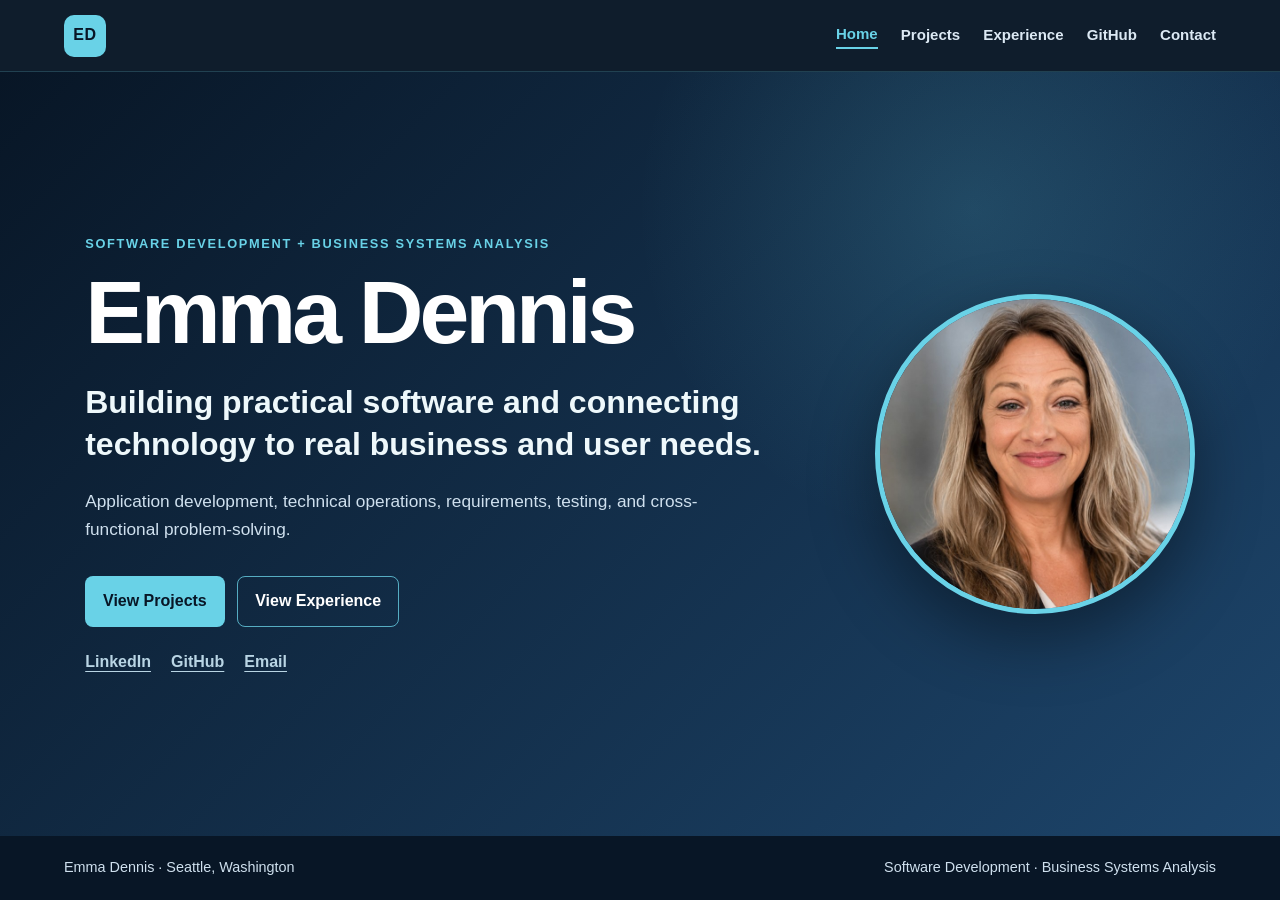
<file: index.html>
<!DOCTYPE html>
<html lang="en">
<head>
  <meta charset="UTF-8" />
  <meta name="viewport" content="width=device-width, initial-scale=1.0" />
  <meta name="description" content="Emma Dennis combines software development with business systems analysis, technical operations, requirements, testing, and process improvement." />
  <link rel="canonical" href="https://emmadennis.dev/" />
  <meta property="og:title" content="Emma Dennis | Software Development & Business Systems Analysis" />
  <meta property="og:description" content="Building practical software and connecting technology to real business and user needs." />
  <meta property="og:type" content="website" />
  <meta property="og:url" content="https://emmadennis.dev/" />
  <title>Emma Dennis | Software Development & Business Systems Analysis</title>
  <link rel="stylesheet" href="style.css?v=20261028b" />
</head>
<body>

  <header class="site-header">
    <a class="brand" href="index.html" aria-label="Emma Dennis home">ED</a>
    <nav class="site-nav" aria-label="Primary navigation">
      <a class="active" href="index.html">Home</a>
      <a href="projects.html">Projects</a>
      <a href="experience.html">Experience</a>
      <a href="https://github.com/EmmaBlueJeans" target="_blank" rel="noopener noreferrer">GitHub</a>
      <a href="mailto:emma.dennis206@gmail.com">Contact</a>
    </nav>
  </header>
  <main>
    <section class="hero home-hero">
      <div class="intro">
        <p class="eyebrow">Software Development + Business Systems Analysis</p>
        <h1>Emma Dennis</h1>
        <p class="headline">Building practical software and connecting technology to real business and user needs.</p>
        <p class="summary">Application development, technical operations, requirements, testing, and cross-functional problem-solving.</p>
        <div class="hero-actions">
          <a class="button button-primary" href="projects.html">View Projects</a>
          <a class="button" href="experience.html">View Experience</a>
        </div>
        <div class="text-links" aria-label="Professional links">
          <a href="https://www.linkedin.com/in/emma-dennis-" target="_blank" rel="noopener noreferrer">LinkedIn</a>
          <a href="https://github.com/EmmaBlueJeans" target="_blank" rel="noopener noreferrer">GitHub</a>
          <a href="mailto:emma.dennis206@gmail.com">Email</a>
        </div>
      </div>
      <div class="photo">
        <img src="emma-dennis-headshot.jpg" alt="Professional headshot of Emma Dennis" />
      </div>
    </section>
  </main>

  <footer class="site-footer">
    <p>Emma Dennis · Seattle, Washington</p>
    <p>Software Development · Business Systems Analysis</p>
  </footer>
</body>
</html>
</file>
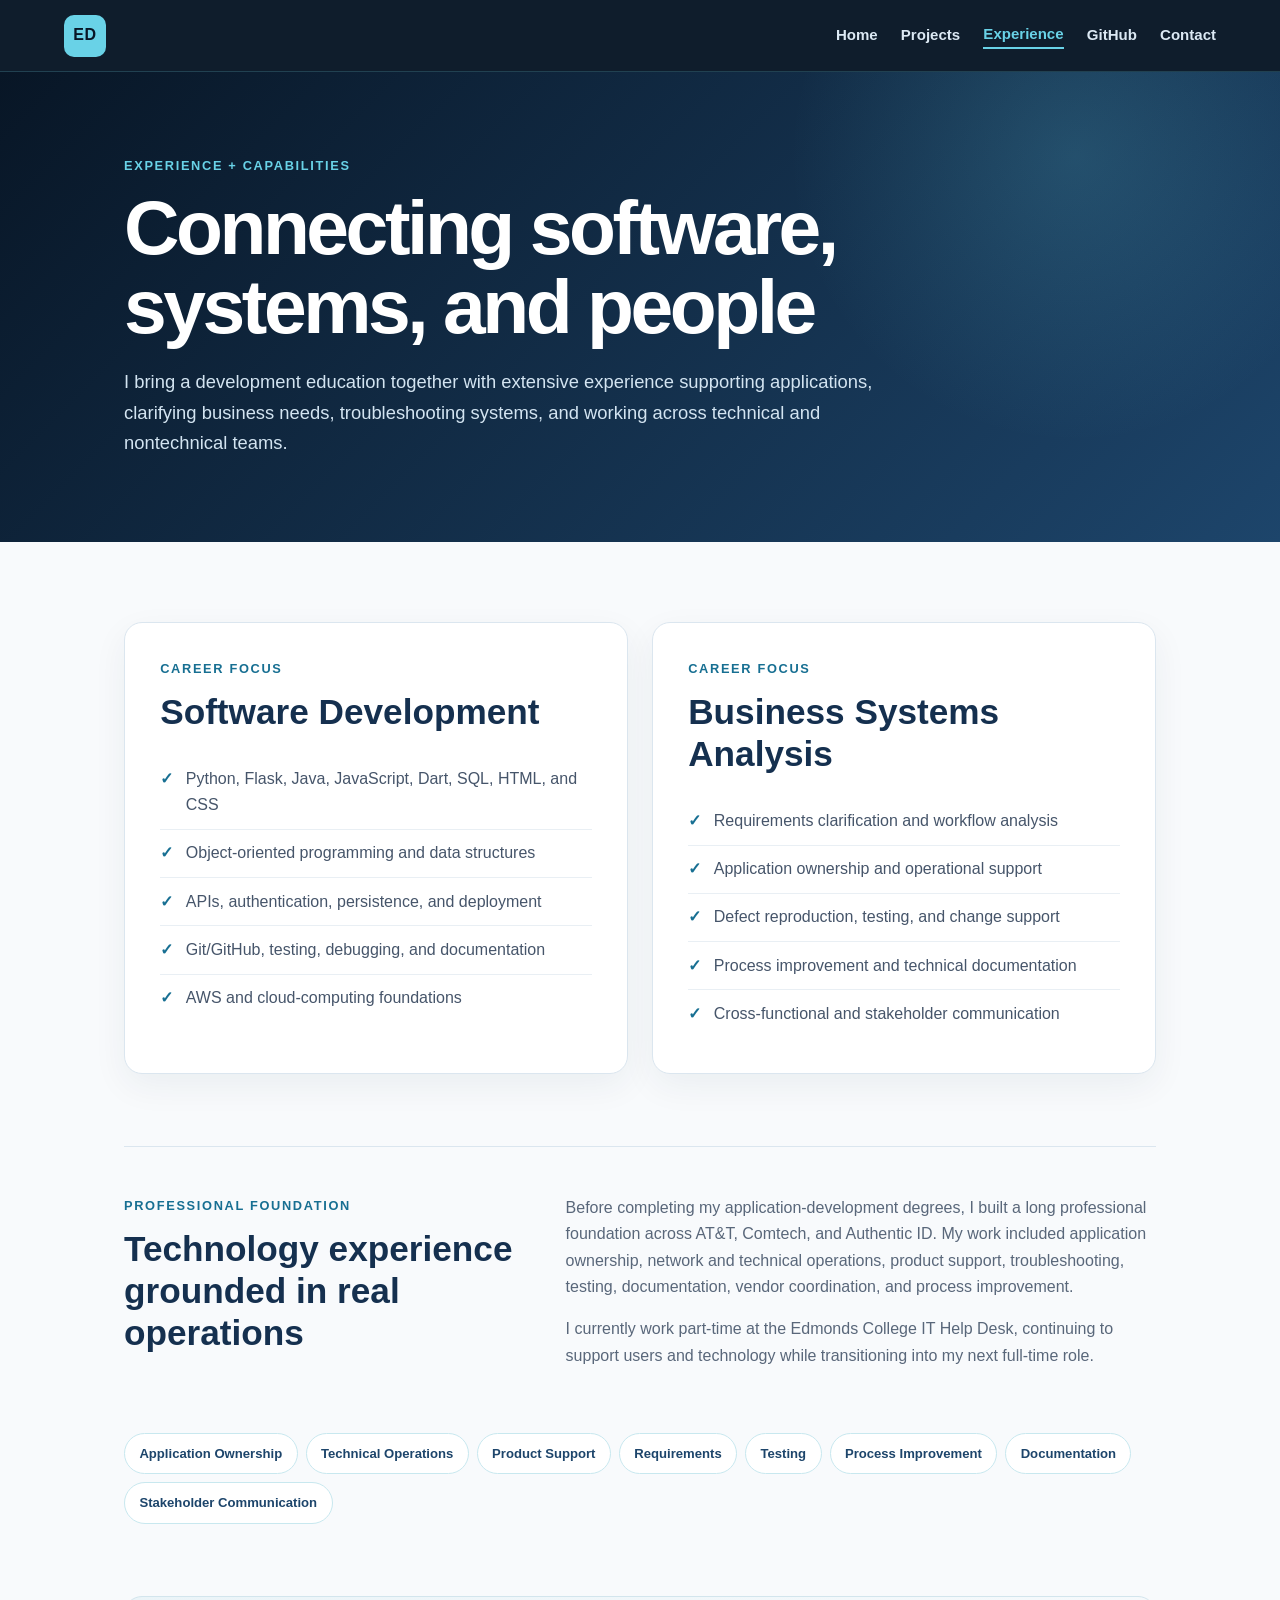
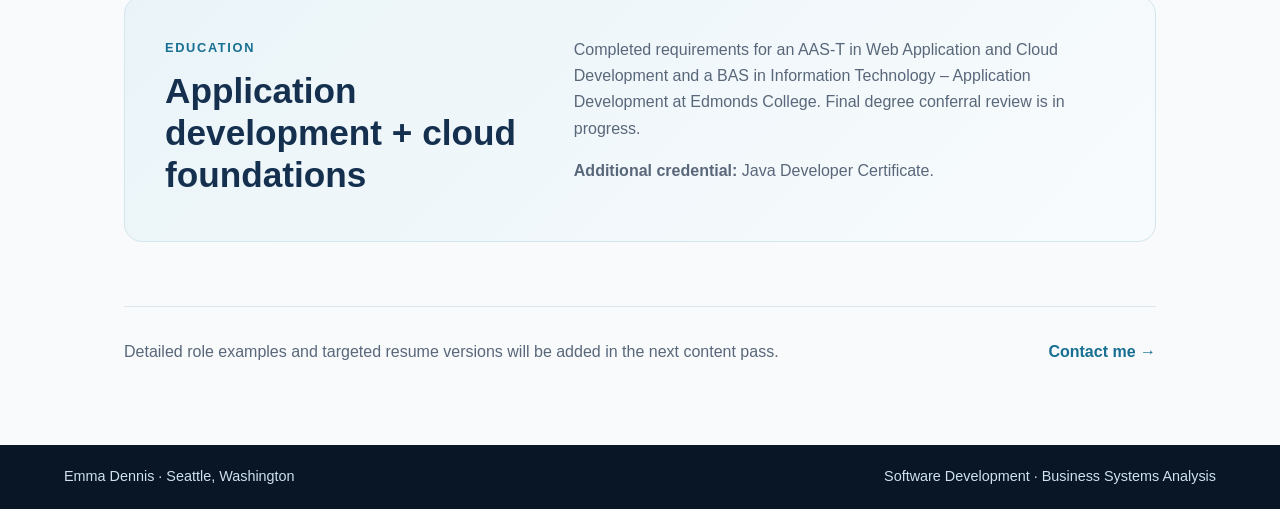
<file: experience.html>
<!DOCTYPE html>
<html lang="en">
<head>
  <meta charset="UTF-8" />
  <meta name="viewport" content="width=device-width, initial-scale=1.0" />
  <meta name="description" content="Emma Dennis brings together software development, business systems analysis, application ownership, technical operations, and user-centered problem-solving." />
  <title>Experience | Emma Dennis</title>
  <link rel="stylesheet" href="style.css?v=20261028b" />
</head>
<body>

  <header class="site-header">
    <a class="brand" href="index.html" aria-label="Emma Dennis home">ED</a>
    <nav class="site-nav" aria-label="Primary navigation">
      <a href="index.html">Home</a>
      <a href="projects.html">Projects</a>
      <a class="active" href="experience.html">Experience</a>
      <a href="https://github.com/EmmaBlueJeans" target="_blank" rel="noopener noreferrer">GitHub</a>
      <a href="mailto:emma.dennis206@gmail.com">Contact</a>
    </nav>
  </header>
  <main>
    <section class="page-hero">
      <div class="page-hero-inner">
        <p class="eyebrow">Experience + Capabilities</p>
        <h1>Connecting software, systems, and people</h1>
        <p>I bring a development education together with extensive experience supporting applications, clarifying business needs, troubleshooting systems, and working across technical and nontechnical teams.</p>
      </div>
    </section>

    <section class="page-content">
      <div class="capability-grid">
        <article class="capability-card">
          <p class="card-kicker">Career focus</p>
          <h2>Software Development</h2>
          <ul class="check-list">
            <li>Python, Flask, Java, JavaScript, Dart, SQL, HTML, and CSS</li>
            <li>Object-oriented programming and data structures</li>
            <li>APIs, authentication, persistence, and deployment</li>
            <li>Git/GitHub, testing, debugging, and documentation</li>
            <li>AWS and cloud-computing foundations</li>
          </ul>
        </article>
        <article class="capability-card">
          <p class="card-kicker">Career focus</p>
          <h2>Business Systems Analysis</h2>
          <ul class="check-list">
            <li>Requirements clarification and workflow analysis</li>
            <li>Application ownership and operational support</li>
            <li>Defect reproduction, testing, and change support</li>
            <li>Process improvement and technical documentation</li>
            <li>Cross-functional and stakeholder communication</li>
          </ul>
        </article>
      </div>

      <section class="experience-block">
        <div>
          <p class="section-label">Professional foundation</p>
          <h2>Technology experience grounded in real operations</h2>
        </div>
        <div class="experience-copy">
          <p>Before completing my application-development degrees, I built a long professional foundation across AT&amp;T, Comtech, and Authentic ID. My work included application ownership, network and technical operations, product support, troubleshooting, testing, documentation, vendor coordination, and process improvement.</p>
          <p>I currently work part-time at the Edmonds College IT Help Desk, continuing to support users and technology while transitioning into my next full-time role.</p>
        </div>
      </section>

      <ul class="focus-list" aria-label="Professional strengths">
        <li>Application Ownership</li><li>Technical Operations</li><li>Product Support</li><li>Requirements</li><li>Testing</li><li>Process Improvement</li><li>Documentation</li><li>Stakeholder Communication</li>
      </ul>

      <section class="education-panel">
        <div>
          <p class="section-label">Education</p>
          <h2>Application development + cloud foundations</h2>
        </div>
        <div>
          <p>Completed requirements for an AAS-T in Web Application and Cloud Development and a BAS in Information Technology – Application Development at Edmonds College. Final degree conferral review is in progress.</p>
          <p><strong>Additional credential:</strong> Java Developer Certificate.</p>
        </div>
      </section>

      <div class="page-cta">
        <p>Detailed role examples and targeted resume versions will be added in the next content pass.</p>
        <a class="text-arrow" href="mailto:emma.dennis206@gmail.com">Contact me →</a>
      </div>
    </section>
  </main>

  <footer class="site-footer">
    <p>Emma Dennis · Seattle, Washington</p>
    <p>Software Development · Business Systems Analysis</p>
  </footer>
</body>
</html>
</file>
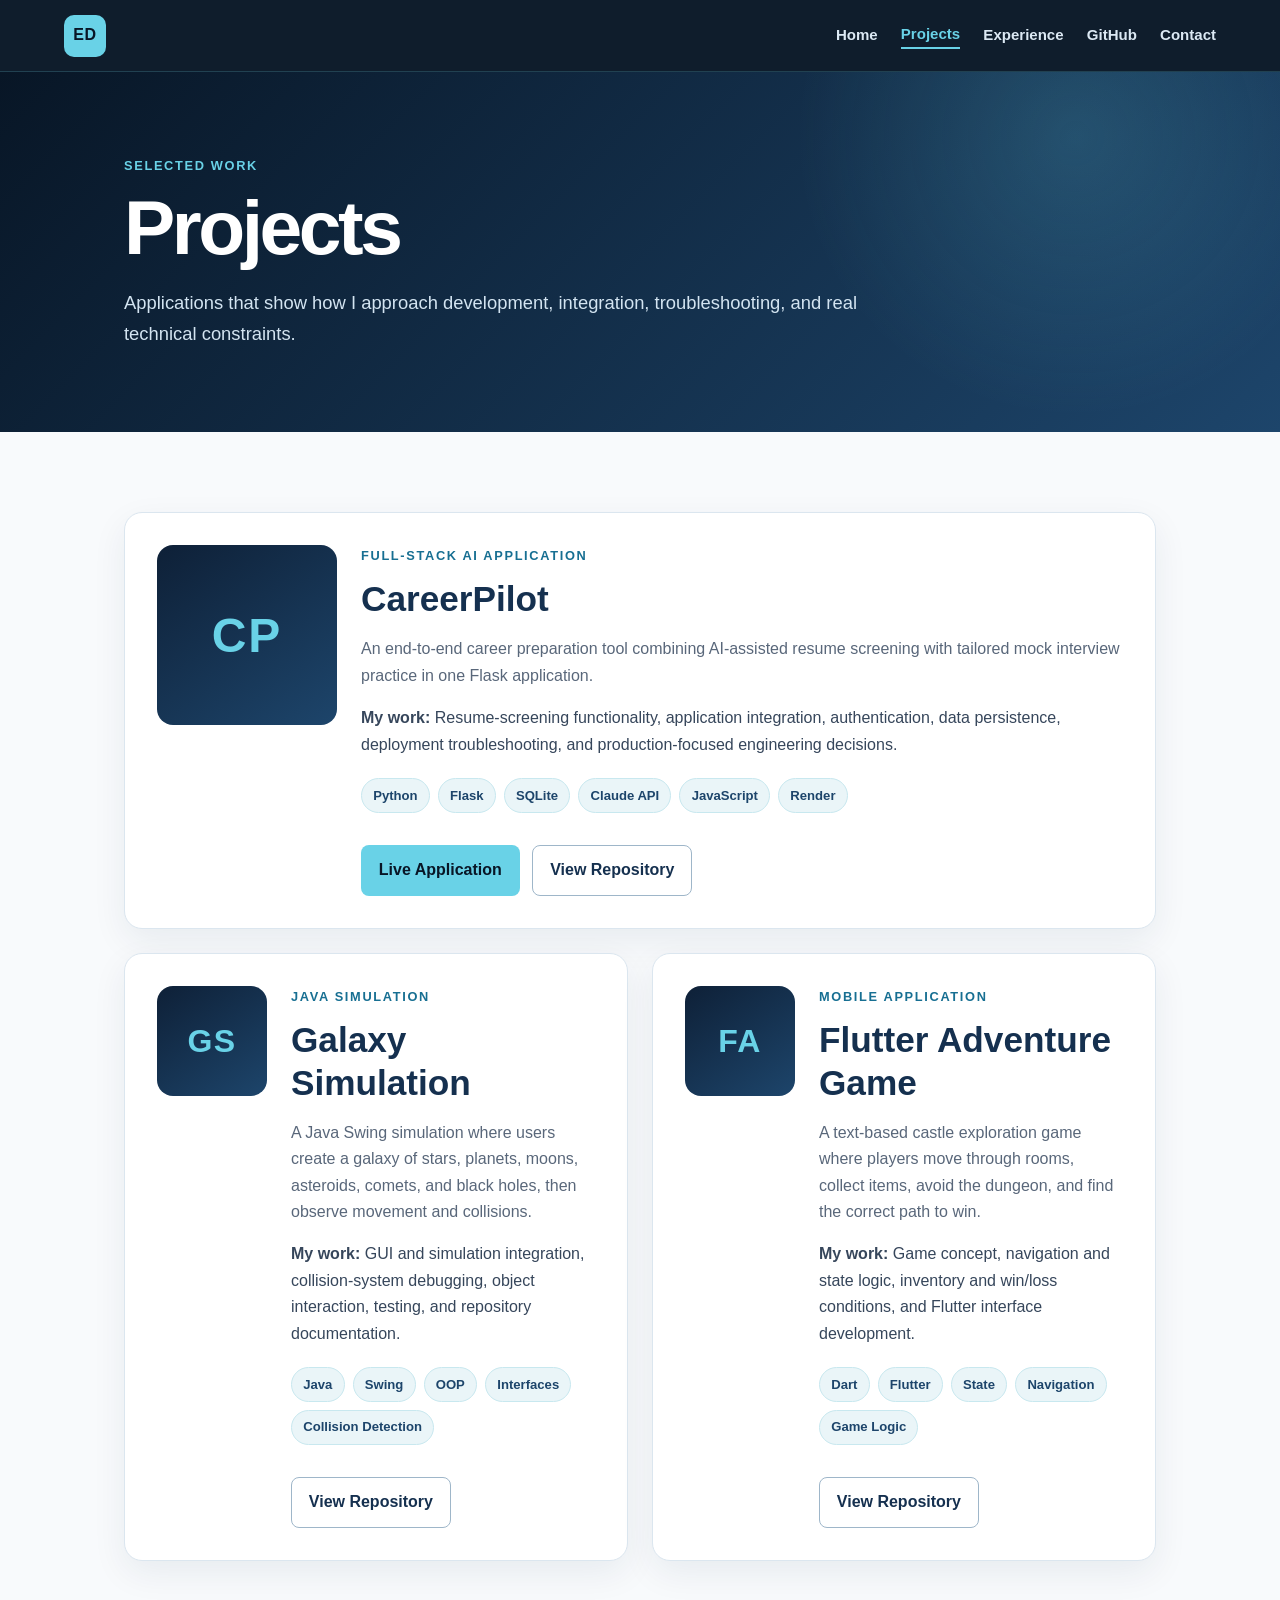
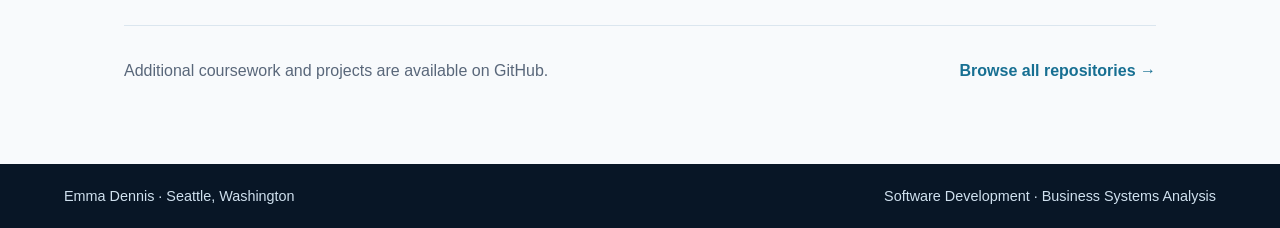
<file: projects.html>
<!DOCTYPE html>
<html lang="en">
<head>
  <meta charset="UTF-8" />
  <meta name="viewport" content="width=device-width, initial-scale=1.0" />
  <meta name="description" content="Selected software projects by Emma Dennis, including CareerPilot, Galaxy Simulation, and a Flutter adventure game." />
  <title>Projects | Emma Dennis</title>
  <link rel="stylesheet" href="style.css?v=20261028b" />
</head>
<body>

  <header class="site-header">
    <a class="brand" href="index.html" aria-label="Emma Dennis home">ED</a>
    <nav class="site-nav" aria-label="Primary navigation">
      <a href="index.html">Home</a>
      <a class="active" href="projects.html">Projects</a>
      <a href="experience.html">Experience</a>
      <a href="https://github.com/EmmaBlueJeans" target="_blank" rel="noopener noreferrer">GitHub</a>
      <a href="mailto:emma.dennis206@gmail.com">Contact</a>
    </nav>
  </header>
  <main>
    <section class="page-hero">
      <div class="page-hero-inner">
        <p class="eyebrow">Selected Work</p>
        <h1>Projects</h1>
        <p>Applications that show how I approach development, integration, troubleshooting, and real technical constraints.</p>
      </div>
    </section>

    <section class="page-content">
      <div class="project-grid">
        <article class="project-card featured-project">
          <div class="project-visual" aria-hidden="true">CP</div>
          <div class="project-copy">
            <p class="card-kicker">Full-stack AI application</p>
            <h2>CareerPilot</h2>
            <p>An end-to-end career preparation tool combining AI-assisted resume screening with tailored mock interview practice in one Flask application.</p>
            <p class="contribution"><strong>My work:</strong> Resume-screening functionality, application integration, authentication, data persistence, deployment troubleshooting, and production-focused engineering decisions.</p>
            <ul class="tags" aria-label="CareerPilot technologies">
              <li>Python</li><li>Flask</li><li>SQLite</li><li>Claude API</li><li>JavaScript</li><li>Render</li>
            </ul>
            <div class="card-actions">
              <a class="button button-primary" href="https://resume-screener-uo9b.onrender.com/" target="_blank" rel="noopener noreferrer">Live Application</a>
              <a class="button button-dark" href="https://github.com/EmmaBlueJeans/CareerPilot" target="_blank" rel="noopener noreferrer">View Repository</a>
            </div>
          </div>
        </article>

        <article class="project-card">
          <div class="project-visual" aria-hidden="true">GS</div>
          <div class="project-copy">
            <p class="card-kicker">Java simulation</p>
            <h2>Galaxy Simulation</h2>
            <p>A Java Swing simulation where users create a galaxy of stars, planets, moons, asteroids, comets, and black holes, then observe movement and collisions.</p>
            <p class="contribution"><strong>My work:</strong> GUI and simulation integration, collision-system debugging, object interaction, testing, and repository documentation.</p>
            <ul class="tags" aria-label="Galaxy Simulation technologies">
              <li>Java</li><li>Swing</li><li>OOP</li><li>Interfaces</li><li>Collision Detection</li>
            </ul>
            <div class="card-actions">
              <a class="button button-dark" href="https://github.com/EmmaBlueJeans/SolarSystem" target="_blank" rel="noopener noreferrer">View Repository</a>
            </div>
          </div>
        </article>

        <article class="project-card">
          <div class="project-visual" aria-hidden="true">FA</div>
          <div class="project-copy">
            <p class="card-kicker">Mobile application</p>
            <h2>Flutter Adventure Game</h2>
            <p>A text-based castle exploration game where players move through rooms, collect items, avoid the dungeon, and find the correct path to win.</p>
            <p class="contribution"><strong>My work:</strong> Game concept, navigation and state logic, inventory and win/loss conditions, and Flutter interface development.</p>
            <ul class="tags" aria-label="Flutter Adventure Game technologies">
              <li>Dart</li><li>Flutter</li><li>State</li><li>Navigation</li><li>Game Logic</li>
            </ul>
            <div class="card-actions">
              <a class="button button-dark" href="https://github.com/EmmaBlueJeans/flutter-adventure-game" target="_blank" rel="noopener noreferrer">View Repository</a>
            </div>
          </div>
        </article>
      </div>

      <div class="page-cta">
        <p>Additional coursework and projects are available on GitHub.</p>
        <a class="text-arrow" href="https://github.com/EmmaBlueJeans?tab=repositories" target="_blank" rel="noopener noreferrer">Browse all repositories →</a>
      </div>
    </section>
  </main>

  <footer class="site-footer">
    <p>Emma Dennis · Seattle, Washington</p>
    <p>Software Development · Business Systems Analysis</p>
  </footer>
</body>
</html>
</file>
<file: style.css>
:root {
  --navy-950:#081626; --navy-900:#0e2037; --navy-800:#15304f; --navy-700:#1d456b;
  --ink:#172033; --muted:#59677a; --surface:#fff; --soft:#f2f7fb;
  --accent:#69d2e7; --accent-dark:#176f92; --border:#dbe6ef; --max:1160px;
}
*{box-sizing:border-box} html{scroll-behavior:smooth} body{margin:0;font-family:Arial,Helvetica,sans-serif;color:var(--ink);background:#f8fafc;line-height:1.65} a{color:inherit}
.site-header{position:sticky;top:0;z-index:10;display:flex;align-items:center;justify-content:space-between;min-height:72px;padding:0 max(5%,calc((100% - var(--max))/2));color:#fff;background:rgba(8,22,38,.97);border-bottom:1px solid rgba(105,210,231,.2);backdrop-filter:blur(10px)}
.brand{display:inline-grid;width:42px;height:42px;place-items:center;color:var(--navy-950);background:var(--accent);border-radius:10px;font-weight:800;letter-spacing:.04em;text-decoration:none}
.site-nav{display:flex;align-items:center;gap:1.45rem}.site-nav a{color:#dce9f4;font-size:.94rem;font-weight:700;text-decoration:none}.site-nav a:hover,.site-nav a:focus-visible,.site-nav a.active{color:var(--accent)}.site-nav a.active{border-bottom:2px solid var(--accent)}
.hero{color:#fff;background:radial-gradient(circle at 76% 18%,rgba(105,210,231,.16),transparent 29%),linear-gradient(135deg,var(--navy-950),var(--navy-700))}
.home-hero{min-height:calc(100vh - 136px);display:flex;align-items:center;justify-content:center;gap:clamp(3rem,7vw,7rem);padding:5.5rem max(6%,calc((100% - var(--max))/2))}
.intro{max-width:720px}.eyebrow,.section-label,.card-kicker{margin:0 0 .75rem;color:var(--accent);text-transform:uppercase;letter-spacing:.13em;font-size:.8rem;font-weight:800}
h1{margin:0;font-size:clamp(3.35rem,7vw,5.7rem);line-height:1.03;letter-spacing:-.045em}.headline{max-width:700px;margin:1.5rem 0 0;color:#eef8fb;font-size:clamp(1.45rem,2.5vw,2.05rem);line-height:1.3;font-weight:700}.summary{max-width:650px;margin:1.35rem 0 0;color:#cfe0ee;font-size:1.08rem}
.hero-actions,.card-actions{display:flex;flex-wrap:wrap;gap:.8rem;margin-top:2rem}.button{display:inline-flex;align-items:center;justify-content:center;min-height:48px;padding:.72rem 1.05rem;color:#fff;background:transparent;border:1px solid rgba(105,210,231,.78);border-radius:8px;font-weight:700;text-decoration:none;transition:160ms ease}.button:hover,.button:focus-visible{color:var(--navy-950);background:var(--accent);transform:translateY(-2px)}.button-primary{color:var(--navy-950);background:var(--accent)}.button-dark{color:var(--navy-800);border-color:#9eb6c9}.button-dark:hover,.button-dark:focus-visible{color:#fff;background:var(--navy-800)}
.text-links{display:flex;gap:1.25rem;margin-top:1.35rem}.text-links a{color:#b9d5e4;font-weight:700;text-underline-offset:4px}.text-links a:hover{color:var(--accent)}
.photo{flex:0 0 auto}.photo img{display:block;width:clamp(225px,25vw,330px);height:clamp(225px,25vw,330px);object-fit:cover;border:5px solid var(--accent);border-radius:50%;box-shadow:0 24px 65px rgba(0,0,0,.4)}
.page-hero{color:#fff;background:radial-gradient(circle at 84% 18%,rgba(105,210,231,.17),transparent 25%),linear-gradient(135deg,var(--navy-950),var(--navy-700))}.page-hero-inner{max-width:var(--max);margin:auto;padding:5.2rem 5%}.page-hero h1{max-width:900px;font-size:clamp(3rem,6vw,5rem)}.page-hero p:last-child{max-width:800px;margin:1.3rem 0 0;color:#d3e4f1;font-size:1.15rem}
.page-content{max-width:var(--max);margin:auto;padding:5rem 5%}.project-grid{display:grid;grid-template-columns:repeat(2,minmax(0,1fr));gap:1.5rem}.project-card{display:grid;grid-template-columns:110px 1fr;gap:1.5rem;padding:2rem;background:#fff;border:1px solid var(--border);border-radius:18px;box-shadow:0 12px 35px rgba(18,44,68,.07)}.featured-project{grid-column:1/-1;grid-template-columns:180px 1fr}.project-visual{display:grid;place-items:center;align-self:start;aspect-ratio:1;color:var(--accent);background:linear-gradient(145deg,var(--navy-900),var(--navy-700));border-radius:16px;font-size:2rem;font-weight:800;letter-spacing:.04em}.featured-project .project-visual{font-size:3rem}.project-copy h2,.capability-card h2,.experience-block h2,.education-panel h2{margin:0;color:var(--navy-800);font-size:clamp(1.65rem,3vw,2.2rem);line-height:1.2}.project-copy p{color:var(--muted)}.project-copy .contribution{color:#36465b}.project-copy .card-kicker,.capability-card .card-kicker{color:var(--accent-dark)}
.tags,.focus-list{display:flex;flex-wrap:wrap;gap:.5rem;margin:1.25rem 0 0;padding:0;list-style:none}.tags li,.focus-list li{padding:.35rem .7rem;color:var(--navy-700);background:#eaf5f8;border:1px solid #c8e8ef;border-radius:999px;font-size:.82rem;font-weight:700}
.capability-grid{display:grid;grid-template-columns:repeat(2,minmax(0,1fr));gap:1.5rem}.capability-card{padding:2.2rem;background:#fff;border:1px solid var(--border);border-radius:18px;box-shadow:0 12px 35px rgba(18,44,68,.06)}.check-list{margin:1.4rem 0 0;padding:0;list-style:none}.check-list li{position:relative;padding:.65rem 0 .65rem 1.6rem;border-bottom:1px solid #e9eff4;color:#46556a}.check-list li:last-child{border-bottom:0}.check-list li::before{content:"✓";position:absolute;left:0;color:var(--accent-dark);font-weight:800}
.experience-block{display:grid;grid-template-columns:minmax(260px,.8fr) minmax(0,1.2fr);gap:3rem;margin-top:4.5rem;padding:3rem 0;border-top:1px solid var(--border)}.experience-block .section-label,.education-panel .section-label{color:var(--accent-dark)}.experience-copy p,.education-panel p{margin-top:0;color:var(--muted)}
.focus-list{margin:0 0 4.5rem}.focus-list li{padding:.55rem .9rem;background:#fff}
.education-panel{display:grid;grid-template-columns:minmax(260px,.8fr) minmax(0,1.2fr);gap:3rem;padding:2.5rem;background:linear-gradient(135deg,#eaf4f8,#f8fbfd);border:1px solid #d3e5ed;border-radius:18px}
.page-cta{display:flex;align-items:center;justify-content:space-between;gap:2rem;margin-top:4rem;padding-top:2rem;border-top:1px solid var(--border)}.page-cta p{margin:0;color:var(--muted)}.text-arrow{color:var(--accent-dark);font-weight:800;text-decoration:none;white-space:nowrap}.text-arrow:hover{text-decoration:underline}
.site-footer{display:flex;align-items:center;justify-content:space-between;gap:1.5rem;min-height:64px;padding:1.25rem max(5%,calc((100% - var(--max))/2));color:#cfe0ee;background:var(--navy-950);font-size:.9rem}.site-footer p{margin:0}
@media(max-width:900px){.site-header{padding:0 5%}.home-hero{flex-direction:column-reverse;align-items:flex-start;padding:4rem 7%}.photo img{width:215px;height:215px}.project-card,.featured-project{grid-template-columns:100px 1fr}.project-grid,.capability-grid{grid-template-columns:1fr}.featured-project{grid-column:auto}.experience-block,.education-panel{grid-template-columns:1fr;gap:1.3rem}}
@media(max-width:680px){.site-header{position:static;align-items:flex-start;gap:1rem;padding-top:1rem;padding-bottom:1rem}.site-nav{flex-wrap:wrap;justify-content:flex-end;gap:.55rem 1rem}.site-nav a{font-size:.86rem}.home-hero{min-height:auto;padding:3.5rem 6%}h1{font-size:3.25rem}.hero-actions{display:grid;grid-template-columns:1fr}.hero-actions .button{width:100%}.page-hero-inner,.page-content{padding-right:6%;padding-left:6%}.project-card,.featured-project{grid-template-columns:1fr}.project-visual{width:90px}.featured-project .project-visual{font-size:2rem}.page-cta,.site-footer{align-items:flex-start;flex-direction:column}.education-panel{padding:1.75rem}}
@media(prefers-reduced-motion:reduce){html{scroll-behavior:auto}.button{transition:none}}
</file>
